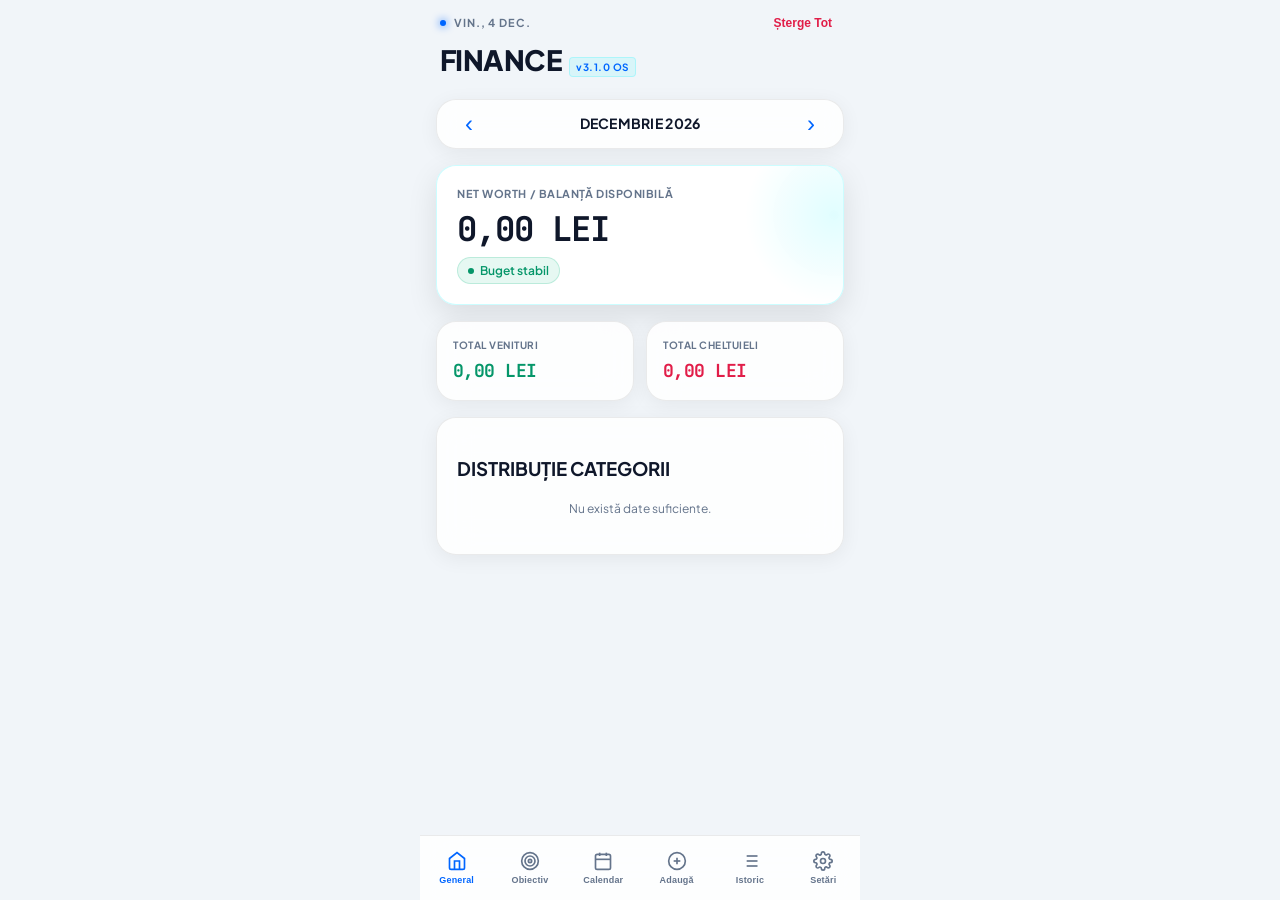
<file: index.html>
<!DOCTYPE html>
<html lang="ro" data-theme="dark">
<head>
  <meta charset="UTF-8">
  <meta name="viewport" content="width=device-width, initial-scale=1.0, maximum-scale=1.0, user-scalable=no, viewport-fit=cover">
  <title>Finance — Command Center</title>

  <!-- Denumire aplicație salvată pe ecranul iOS -->
  <meta name="apple-mobile-web-app-title" content="Finance">
  <meta name="apple-mobile-web-app-capable" content="yes">
  <meta name="apple-mobile-web-app-status-bar-style" content="black-translucent">

  <link rel="manifest" href="manifest.json">
  
  <!-- Iconițe iOS & Favicon -->
  <link rel="apple-touch-icon" href="icon.svg">
  <link rel="icon" type="image/svg+xml" href="icon.svg">
  
  <link rel="stylesheet" href="style.css">
</head>
<body>

  <!-- Modal Pop-Up Actualizare iOS -->
  <div id="update-modal" class="modal-overlay" style="display: none;">
    <div class="glass-modal-content">
      <div class="modal-header">
        <h3>System Update Ready</h3>
        <p>O nouă versiune a aplicației este gata de instalare.</p>
      </div>
      <div class="modal-actions">
        <button id="btn-update-app" class="btn-primary glow-effect">Actualizează Acum</button>
      </div>
    </div>
  </div>

  <div class="app-container">
    
    <!-- Header Futuristic Command Center -->
    <header class="ios-header">
      <div class="header-top">
        <div class="system-status">
          <span class="status-dot pulse"></span>
          <span class="date-badge" id="current-date">COMMAND CENTER</span>
        </div>
        <button class="btn-clear" id="btn-reset" title="Resetează Datele">Șterge Tot</button>
      </div>
      <h1 class="glitch-title">FINANCE <span class="version-tag">v3.1.0 OS</span></h1>
    </header>

    <!-- SECȚIUNEA 1: DASHBOARD / GENERAL -->
    <section id="sec-dashboard" class="tab-content active">
      
      <!-- Selector Lunar Futuristic -->
      <div class="ios-card month-selector-card depth-1">
        <div class="month-selector">
          <button type="button" class="month-nav-btn btn-prev-month-action" aria-label="Luna precedentă">&#x2039;</button>
          <span class="month-display current-month-display-text">--- ----</span>
          <button type="button" class="month-nav-btn btn-next-month-action" aria-label="Luna următoare">&#x203A;</button>
        </div>
      </div>

      <!-- HERO FINANCIAL CARD -->
      <div class="ios-card balance-card hero-card depth-2" id="balance-card">
        <div class="hero-card-bg"></div>
        <span class="card-subtitle">NET WORTH / BALANȚĂ DISPONIBILĂ</span>
        <div class="balance-value numeric-accent" id="balance">0,00 LEI</div>
        <div class="balance-status-badge" id="balance-status-container">
          <span class="status-indicator"></span>
          <span id="balance-status">Buget stabil</span>
        </div>
      </div>

      <div class="metrics-grid">
        <div class="ios-card metric-card depth-1">
          <span class="metric-label">TOTAL VENITURI</span>
          <div class="metric-value color-income numeric-accent" id="total-income">0,00 LEI</div>
        </div>
        <div class="ios-card metric-card depth-1">
          <span class="metric-label">TOTAL CHELTUIELI</span>
          <div class="metric-value color-expense numeric-accent" id="total-expenses">0,00 LEI</div>
        </div>
      </div>

      <div class="ios-card depth-1">
        <h3 class="card-title">DISTRIBUȚIE CATEGORII</h3>
        <div class="category-breakdown" id="category-breakdown">
          <p class="empty-text">Nu există date suficiente.</p>
        </div>
      </div>
    </section>

    <!-- SECȚIUNEA 2: OBIECTIV ECONOMISIRE -->
    <section id="sec-goals" class="tab-content">
      <div class="ios-card depth-2">
        <div class="card-header-flex">
          <h2 class="card-title">OBIECTIV STRATEGIC</h2>
          <button id="btn-edit-goal" class="btn-clear">Configurează</button>
        </div>
        
        <div id="goal-display">
          <div class="goal-info-header">
            <span id="goal-title-text" class="goal-title">Vacanță</span>
            <span id="goal-progress-text" class="goal-progress-num numeric-accent">0 / 0 LEI</span>
          </div>
          
          <div class="goal-progress-bar">
            <div id="goal-progress-fill" class="goal-progress-fill"></div>
          </div>

          <div class="form-item goal-actions-container">
            <label>MODIFICĂ ALOCAREA FONDULUI</label>
            <input type="number" id="goal-add-amount" class="input-futuristic" placeholder="Suma (ex: 100)">
            <div class="button-group">
              <button id="btn-add-to-goal" class="ios-btn-primary glow-effect">+ Depune</button>
              <button id="btn-sub-from-goal" class="ios-btn-secondary">- Scade</button>
            </div>
          </div>
        </div>

        <form id="goal-form" style="display: none;" class="futuristic-form">
          <div class="form-item">
            <label>TITLU OBIECTIV</label>
            <input type="text" id="goal-name-input" class="input-futuristic" placeholder="ex: Fond urgență, Laptop..." required>
          </div>
          <div class="form-item">
            <label>SUMĂ ȚINTĂ (LEI)</label>
            <input type="number" id="goal-target-input" class="input-futuristic" placeholder="ex: 3000" min="1" required>
          </div>
          <div class="button-group">
            <button type="submit" class="ios-btn-primary glow-effect">Salvează</button>
            <button type="button" id="btn-cancel-goal" class="picker-btn">Anulează</button>
          </div>
        </form>
      </div>
    </section>

    <!-- SECȚIUNEA 3: CALENDAR FINANCIAR -->
    <section id="sec-calendar" class="tab-content">
      <div class="ios-card month-selector-card depth-1">
        <div class="month-selector">
          <button type="button" class="month-nav-btn btn-prev-month-action" aria-label="Luna precedentă">&#x2039;</button>
          <span class="month-display current-month-display-text">--- ----</span>
          <button type="button" class="month-nav-btn btn-next-month-action" aria-label="Luna următoare">&#x203A;</button>
        </div>
      </div>

      <div class="metrics-grid">
        <div class="ios-card metric-card depth-1">
          <span class="metric-label">VENITURI LUNĂ</span>
          <div class="metric-value color-income numeric-accent" id="cal-month-income">0,00 LEI</div>
        </div>
        <div class="ios-card metric-card depth-1">
          <span class="metric-label">CHELTUIELI LUNĂ</span>
          <div class="metric-value color-expense numeric-accent" id="cal-month-expenses">0,00 LEI</div>
        </div>
      </div>

      <div class="ios-card calendar-card depth-2">
        <div class="calendar-weekdays">
          <div>L</div><div>M</div><div>M</div><div>J</div><div>V</div><div>S</div><div>D</div>
        </div>
        <div class="calendar-days-grid" id="calendar-days-grid"></div>
      </div>

      <div class="ios-card depth-2" id="day-details-card">
        <div class="card-header-flex">
          <h3 class="card-title" id="selected-day-title">DETALII ZI</h3>
          <button type="button" id="btn-add-tx-for-day" class="btn-clear text-accent">+ Adaugă Tranzacție</button>
        </div>
        
        <div class="day-summary-row" id="day-summary-row">
          <div class="day-summary-item">
            <span class="day-sum-label">VENITURI</span>
            <span class="day-sum-val color-income numeric-accent" id="day-total-income">+0,00 LEI</span>
          </div>
          <div class="day-summary-item">
            <span class="day-sum-label">CHELTUIELI</span>
            <span class="day-sum-val color-expense numeric-accent" id="day-total-expenses">-0,00 LEI</span>
          </div>
          <div class="day-summary-item">
            <span class="day-sum-label">SOLD ZI</span>
            <span class="day-sum-val numeric-accent" id="day-total-net">0,00 LEI</span>
          </div>
        </div>

        <ul class="ios-list" id="day-transactions-list"></ul>
      </div>
    </section>

    <!-- SECȚIUNEA 4: ADAUGĂ TRANZACȚIE -->
    <section id="sec-add" class="tab-content">
      <div class="ios-card depth-2">
        <h3 class="card-title">ÎNREGISTRARE TRANZACȚIE</h3>
        
        <div class="type-picker">
          <button type="button" class="picker-btn active" id="pick-expense">Cheltuială</button>
          <button type="button" class="picker-btn" id="pick-income">Venit</button>
        </div>

        <form id="transaction-form" class="futuristic-form">
          <input type="hidden" id="tx-type" value="expense">

          <div class="form-item">
            <label for="tx-description">DESCRIERE / MERCHANT</label>
            <input type="text" id="tx-description" class="input-futuristic" placeholder="ex: Cumpărături, Chirie, Salariu" required autocomplete="off">
          </div>

          <div class="form-row">
            <div class="form-item">
              <label for="tx-amount">SUMĂ (LEI)</label>
              <input type="number" id="tx-amount" class="input-futuristic" step="0.01" placeholder="0.00" required>
            </div>

            <div class="form-item">
              <label for="tx-category">CATEGORIE</label>
              <select id="tx-category" class="input-futuristic">
                <option value="Locuință & Utilități">Locuință & Utilități</option>
                <option value="Mâncare & Cumpărături">Mâncare & Cumpărături</option>
                <option value="Transport">Transport</option>
                <option value="Abonamente & Servicii">Abonamente & Servicii</option>
                <option value="Timp Liber & Ieșiri">Timp Liber & Ieșiri</option>
                <option value="Venituri & Salariu">Venituri & Salariu</option>
                <option value="Economii & Investiții">Economii & Investiții</option>
              </select>
            </div>
          </div>

          <div class="form-item">
            <label for="tx-date">DATA TRANZACȚIEI</label>
            <input type="date" id="tx-date" class="input-futuristic" required>
          </div>

          <button type="submit" class="ios-btn-primary glow-effect">Confirmă și Salvează</button>
        </form>
      </div>
    </section>

    <!-- SECȚIUNEA 5: ISTORIC -->
    <section id="sec-history" class="tab-content">
      <div class="ios-card depth-2">
        <div class="card-header-flex">
          <h3 class="card-title">ISTORIC TRANZACȚII</h3>
          <select id="filter-category" class="small-select input-futuristic">
            <option value="all">Toate Categoriile</option>
            <option value="Locuință & Utilități">Locuință & Utilități</option>
            <option value="Mâncare & Cumpărături">Mâncare & Cumpărături</option>
            <option value="Transport">Transport</option>
            <option value="Abonamente & Servicii">Abonamente & Servicii</option>
            <option value="Timp Liber & Ieșiri">Timp Liber & Ieșiri</option>
            <option value="Venituri & Salariu">Venituri & Salariu</option>
            <option value="Economii & Investiții">Economii & Investiții</option>
          </select>
        </div>
        <ul class="ios-list" id="transaction-list"></ul>
      </div>
    </section>

    <!-- SECȚIUNEA 6: SETĂRI -->
    <section id="sec-settings" class="tab-content">
      <div class="ios-card depth-2">
        <h3 class="card-title">ASPECT VIZUAL & SYSTEM</h3>
        <div class="form-item">
          <label>TEMA INTERFEȚEI</label>
          <div class="theme-picker">
            <button type="button" class="theme-btn" data-theme-val="light">Light</button>
            <button type="button" class="theme-btn" data-theme-val="dark">Dark</button>
            <button type="button" class="theme-btn" data-theme-val="auto">Auto</button>
          </div>
        </div>
      </div>
    </section>

  </div>

  <!-- Floating Glass Bottom Navigation -->
  <nav class="ios-bottom-nav">
    <button class="nav-btn active" data-target="sec-dashboard">
      <svg width="20" height="20" viewBox="0 0 24 24" fill="none" stroke="currentColor" stroke-width="2"><path d="M3 9l9-7 9 7v11a2 2 0 0 1-2 2H5a2 2 0 0 1-2-2z"></path><polyline points="9 22 9 12 15 12 15 22"></polyline></svg>
      <span>General</span>
    </button>
    <button class="nav-btn" data-target="sec-goals">
      <svg width="20" height="20" viewBox="0 0 24 24" fill="none" stroke="currentColor" stroke-width="2"><circle cx="12" cy="12" r="10"></circle><circle cx="12" cy="12" r="6"></circle><circle cx="12" cy="12" r="2"></circle></svg>
      <span>Obiectiv</span>
    </button>
    <button class="nav-btn" data-target="sec-calendar">
      <svg width="20" height="20" viewBox="0 0 24 24" fill="none" stroke="currentColor" stroke-width="2"><rect x="3" y="4" width="18" height="18" rx="2" ry="2"></rect><line x1="16" y1="2" x2="16" y2="6"></line><line x1="8" y1="2" x2="8" y2="6"></line><line x1="3" y1="10" x2="21" y2="10"></line></svg>
      <span>Calendar</span>
    </button>
    <button class="nav-btn" data-target="sec-add">
      <svg width="20" height="20" viewBox="0 0 24 24" fill="none" stroke="currentColor" stroke-width="2"><circle cx="12" cy="12" r="10"></circle><line x1="12" y1="8" x2="12" y2="16"></line><line x1="8" y1="12" x2="16" y2="12"></line></svg>
      <span>Adaugă</span>
    </button>
    <button class="nav-btn" data-target="sec-history">
      <svg width="20" height="20" viewBox="0 0 24 24" fill="none" stroke="currentColor" stroke-width="2"><line x1="8" y1="6" x2="21" y2="6"></line><line x1="8" y1="12" x2="21" y2="12"></line><line x1="8" y1="18" x2="21" y2="18"></line><line x1="3" y1="6" x2="3.01" y2="6"></line><line x1="3" y1="12" x2="3.01" y2="12"></line><line x1="3" y1="18" x2="3.01" y2="18"></line></svg>
      <span>Istoric</span>
    </button>
    <button class="nav-btn" data-target="sec-settings">
      <svg width="20" height="20" viewBox="0 0 24 24" fill="none" stroke="currentColor" stroke-width="2"><circle cx="12" cy="12" r="3"></circle><path d="M19.4 15a1.65 1.65 0 0 0 .33 1.82l.06.06a2 2 0 0 1 0 2.83 2 2 0 0 1-2.83 0l-.06-.06a1.65 1.65 0 0 0-1.82-.33 1.65 1.65 0 0 0-1 1.51V21a2 2 0 0 1-2 2 2 2 0 0 1-2-2v-.09A1.65 1.65 0 0 0 9 19.4a1.65 1.65 0 0 0-1.82.33l-.06.06a2 2 0 0 1-2.83 0 2 2 0 0 1 0-2.83l.06-.06a1.65 1.65 0 0 0 .33-1.82 1.65 1.65 0 0 0-1.51-1H3a2 2 0 0 1-2-2 2 2 0 0 1 2-2h.09A1.65 1.65 0 0 0 4.6 9a1.65 1.65 0 0 0-.33-1.82l-.06-.06a2 2 0 0 1 0-2.83 2 2 0 0 1 2.83 0l.06.06a1.65 1.65 0 0 0 1.82.33H9a1.65 1.65 0 0 0 1-1.51V3a2 2 0 0 1 2-2 2 2 0 0 1 2 2v.09a1.65 1.65 0 0 0 1 1.51 1.65 1.65 0 0 0 1.82-.33l.06-.06a2 2 0 0 1 2.83 0 2 2 0 0 1 0 2.83l-.06.06a1.65 1.65 0 0 0-.33 1.82V9a1.65 1.65 0 0 0 1.51 1H21a2 2 0 0 1 2 2 2 2 0 0 1-2 2h-.09a1.65 1.65 0 0 0-1.51 1z"></path></svg>
      <span>Setări</span>
    </button>
  </nav>

  <script src="app.js"></script>
</body>
</html>
</file>
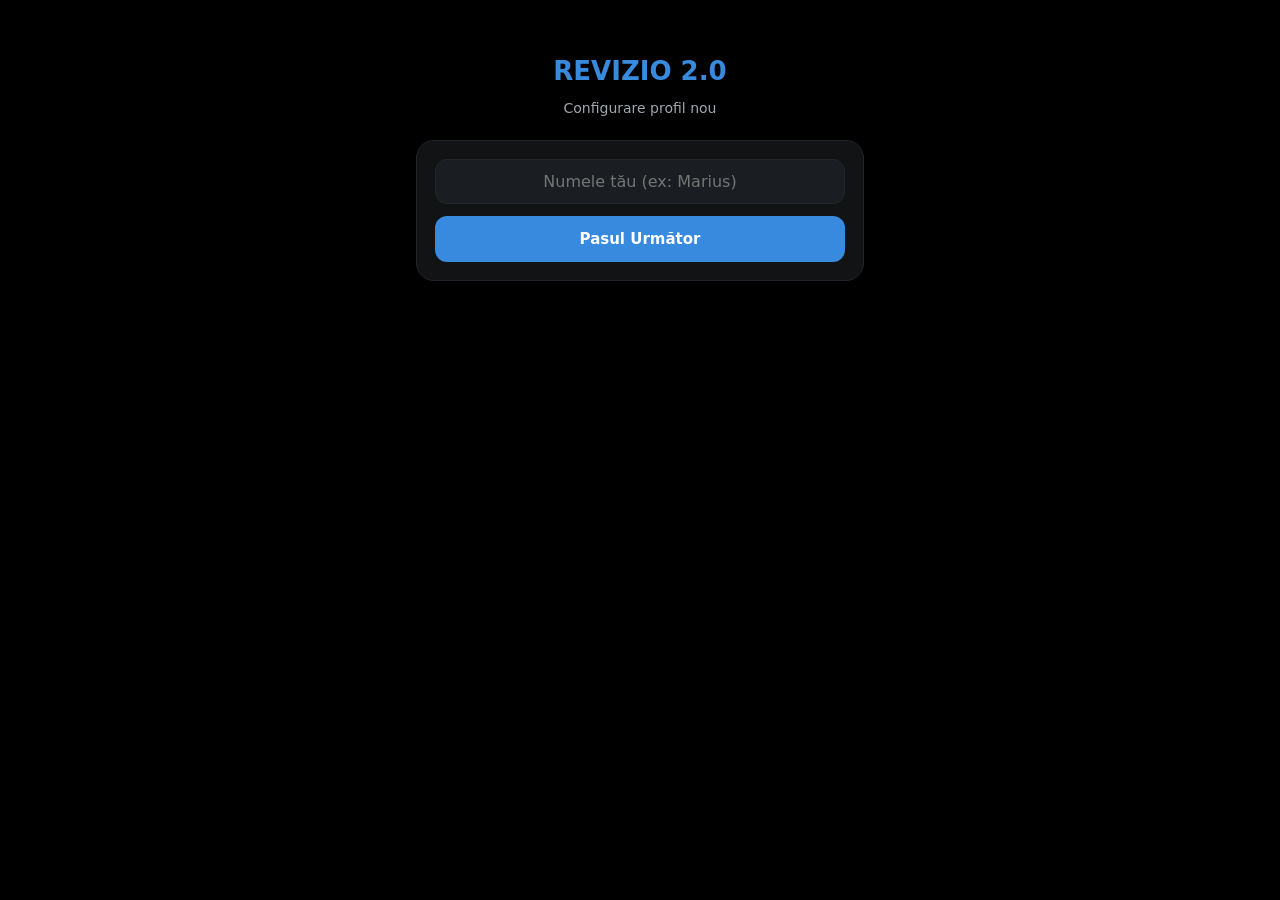
<file: Index.html>
<!DOCTYPE html>
<html lang="ro">
<head>
<meta charset="UTF-8">
<meta name="viewport" content="width=device-width, initial-scale=1.0, maximum-scale=1.0, user-scalable=no">
<title>Revizio 2.0</title>
<meta name="apple-mobile-web-app-capable" content="yes">
<meta name="apple-mobile-web-app-status-bar-style" content="black-translucent">
<meta name="apple-mobile-web-app-title" content="Revizio">
<style>
  :root {
    --accent: #378add;
    --accent-light: #122238;
    --ink: #f0f2f5;
    --ink-soft: #a0a6b0;
    --ink-faint: #6c727e;
    --bg: #000000;
    --surface: #111315;
    --border: #22252a;
    --good: #24a17f;
    --good-bg: #0b211a;
    --warn: #dd902d;
    --warn-bg: #24190b;
    --danger: #e55353;
    --shadow: 0 4px 12px rgba(0,0,0,0.5);
  }

  * { box-sizing: border-box; -webkit-tap-highlight-color: transparent; }
  html, body {
    margin: 0; padding: 0;
    background: var(--bg);
    font-family: -apple-system, BlinkMacSystemFont, "SF Pro Display", "SF Pro Text", system-ui, sans-serif;
    color: var(--ink);
    -webkit-font-smoothing: antialiased;
  }

  #root { min-height: 100vh; padding: 16px 16px 60px; max-width: 480px; margin: 0 auto; }
  button, input, select { font-family: inherit; outline: none; }
  
  .card { background: var(--surface); border-radius: 18px; padding: 18px; border: 1px solid var(--border); margin-bottom: 14px; box-shadow: var(--shadow); }
  
  .btn-grid { display: grid; grid-template-columns: repeat(3, 1fr); gap: 10px; margin-bottom: 12px; }
  .btn-rate {
    background: var(--surface); color: var(--ink); border: 1px solid var(--border);
    border-radius: 16px; padding: 16px 8px; display: flex; flex-direction: column; align-items: center; gap: 4px;
    box-shadow: var(--shadow); transition: transform 0.1s ease; cursor: pointer;
  }
  .btn-rate:active { transform: scale(0.93); }
  .btn-rate.just-added { background: var(--accent); color: #fff; border-color: var(--accent); }
  .btn-rate:disabled { opacity: 0.3; cursor: not-allowed; transform: none !important; }
  
  .progress-bg { height: 10px; background: #1a1d21; border-radius: 6px; overflow: hidden; }
  .progress-bar { height: 100%; border-radius: 6px; transition: width 0.4s ease; }
  
  .btn-main { background: var(--accent); color: #fff; border: none; border-radius: 12px; padding: 14px; font-size: 15px; font-weight: 700; width: 100%; cursor: pointer; }
  .btn-good { background: var(--good); color: #fff; border: none; border-radius: 14px; padding: 16px; font-size: 16px; font-weight: 700; width: 100%; cursor: pointer; }
  .btn-danger { background: var(--danger); color: #fff; border: none; border-radius: 12px; padding: 10px; font-size: 13px; font-weight: 600; width: 100%; cursor: pointer; }
  
  .input-field { background: #1a1d21; border: 1px solid var(--border); border-radius: 12px; padding: 12px; color: #fff; font-size: 16px; width: 100%; margin-bottom: 12px; text-align: center; }
  
  .pin-dots { display: flex; justify-content: center; gap: 12px; margin: 20px 0; }
  .pin-dot { width: 14px; height: 14px; border-radius: 50%; border: 2px solid var(--border); background: transparent; }
  .pin-dot.active { background: var(--accent); border-color: var(--accent); }

  .keypad { display: grid; grid-template-columns: repeat(3, 1fr); gap: 12px; max-width: 280px; margin: 0 auto; }
  .keypad-btn { background: var(--surface); border: 1px solid var(--border); border-radius: 50%; width: 64px; height: 64px; font-size: 22px; font-weight: 700; color: #fff; margin: 0 auto; display: flex; align-items: center; justify-content: center; cursor: pointer; }
  .keypad-btn:active { background: var(--border); }
</style>
</head>
<body>
<div id="root"></div>

<script>
const VAT_RATE = 0.21;
const GROSS_RATES = [190, 290, 310];
const RATES = GROSS_RATES.map(r => Math.round((r / (1 + VAT_RATE)) * 100) / 100);
const DAILY_TARGET = 1500;
const BONUS_RATE = 0.31;
const DB_KEY = 'revizio_v2_db';

let db = loadDB();
let activeUser = null;
let pinInput = "";
let isCreatingProfile = false;
let setupStep = 1;
let tempName = "";
let justAddedRate = null;

function loadDB() {
  try {
    const raw = localStorage.getItem(DB_KEY);
    if (raw) return JSON.parse(raw);
  } catch (e) {}
  return { users: {} };
}

function saveDB() {
  try { localStorage.setItem(DB_KEY, JSON.stringify(db)); } catch (e) {}
}

function triggerHaptic() {
  if (navigator.vibrate) navigator.vibrate(20);
}

function todayKey(d = new Date()) { return d.toISOString().slice(0, 10); }
function monthKey(d = new Date()) { return d.toISOString().slice(0, 7); }

function fmtRON(n) {
  return new Intl.NumberFormat('ro-RO', { minimumFractionDigits: 2, maximumFractionDigits: 2 }).format(n) + ' lei';
}

function grossOf(netRate) {
  const idx = RATES.indexOf(netRate);
  return idx > -1 ? GROSS_RATES[idx] : Math.round(netRate * (1 + VAT_RATE));
}

// --- LOGICĂ PIN & AUTENTIFICARE ---

function handleKeypress(num) {
  triggerHaptic();
  if (pinInput.length < 4) {
    pinInput += num;
    render();
    if (pinInput.length === 4) {
      setTimeout(processPin, 150);
    }
  }
}

function clearPin() {
  triggerHaptic();
  pinInput = "";
  render();
}

function processPin() {
  if (isCreatingProfile && setupStep === 2) {
    db.users[tempName] = {
      pin: pinInput,
      days: {},
      shifts: {}
    };
    saveDB();
    activeUser = tempName;
    isCreatingProfile = false;
    setupStep = 1;
    tempName = "";
    pinInput = "";
    render();
  } else {
    const matchedUser = Object.keys(db.users).find(u => db.users[u].pin === pinInput);
    if (matchedUser) {
      activeUser = matchedUser;
      pinInput = "";
      render();
    } else {
      alert("PIN incorect!");
      pinInput = "";
      render();
    }
  }
}

function logout() {
  triggerHaptic();
  activeUser = null;
  pinInput = "";
  isCreatingProfile = false;
  render();
}

function startNewProfileFlow() {
  const name = prompt("Numele noului operator:");
  if (name && name.trim() !== "") {
    tempName = name.trim();
    isCreatingProfile = true;
    setupStep = 2;
    pinInput = "";
    render();
  }
}

// --- LOGICĂ TURA DE LUCRU ---

function startShift() {
  triggerHaptic();
  const uData = db.users[activeUser];
  if (!uData.shifts) uData.shifts = {};
  const tKey = todayKey();
  
  uData.shifts[tKey] = {
    start: new Date().toLocaleTimeString('ro-RO', { hour: '2-digit', minute: '2-digit' }),
    end: null,
    active: true
  };
  saveDB();
  render();
}

function stopShift() {
  if (confirm("Ești sigur că vrei să închei tura de astăzi?")) {
    triggerHaptic();
    const uData = db.users[activeUser];
    const tKey = todayKey();
    if (uData.shifts && uData.shifts[tKey]) {
      uData.shifts[tKey].end = new Date().toLocaleTimeString('ro-RO', { hour: '2-digit', minute: '2-digit' });
      uData.shifts[tKey].active = false;
      saveDB();
      render();
    }
  }
}

// --- LOGICĂ TEREN ---

function addEntry(rate) {
  triggerHaptic();
  const uData = db.users[activeUser];
  const tKey = todayKey();
  if (!uData.days[tKey]) uData.days[tKey] = [];
  
  uData.days[tKey].push(rate);
  saveDB();

  justAddedRate = rate;
  render();
  setTimeout(() => { justAddedRate = null; render(); }, 300);
}

function undoLastEntry() {
  triggerHaptic();
  const uData = db.users[activeUser];
  const tKey = todayKey();
  if (uData.days[tKey] && uData.days[tKey].length > 0) {
    uData.days[tKey].pop();
    saveDB();
    render();
  }
}

function exportCSV() {
  const uData = db.users[activeUser];
  let csv = 'Data,Start Tura,Stop Tura,Tarif Brut (RON),Tarif Net (RON)\n';
  Object.keys(uData.days).sort().forEach(date => {
    const shift = (uData.shifts && uData.shifts[date]) ? uData.shifts[date] : { start: '-', end: '-' };
    uData.days[date].forEach(r => {
      csv += `"${date}","${shift.start || '-'}","${shift.end || '-'} font",${grossOf(r)},${r}\n`;
    });
  });
  
  const blob = new Blob([csv], { type: 'text/csv;charset=utf-8;' });
  const url = URL.createObjectURL(blob);
  const a = document.createElement('a');
  a.href = url;
  a.download = `Revizio_${activeUser}_${monthKey()}.csv`;
  a.click();
}

// --- RENDER ---

function renderKeypad() {
  return `
    <div class="pin-dots">
      ${[0,1,2,3].map(i => `<div class="pin-dot ${i < pinInput.length ? 'active' : ''}"></div>`).join('')}
    </div>
    <div class="keypad">
      ${[1,2,3,4,5,6,7,8,9].map(n => `<button class="keypad-btn" onclick="handleKeypress('${n}')">${n}</button>`).join('')}
      <button class="keypad-btn" style="font-size:12px; color:var(--danger)" onclick="clearPin()">C</button>
      <button class="keypad-btn" onclick="handleKeypress('0')">0</button>
      <button class="keypad-btn" style="font-size:14px; opacity:0" disabled></button>
    </div>
  `;
}

function render() {
  const root = document.getElementById('root');
  const userCount = Object.keys(db.users).length;

  if (userCount === 0 && !activeUser && !isCreatingProfile) {
    isCreatingProfile = true;
    setupStep = 1;
  }

  if (isCreatingProfile && setupStep === 1) {
    root.innerHTML = `
      <div style="padding-top: 40px; text-align: center;">
        <div style="font-size: 26px; font-weight: 800; color: var(--accent); margin-bottom: 8px;">REVIZIO 2.0</div>
        <p style="color: var(--ink-soft); font-size: 14px; margin-bottom: 24px;">Configurare profil nou</p>
        <div class="card">
          <input type="text" id="nameInput" class="input-field" placeholder="Numele tău (ex: Marius)" />
          <button class="btn-main" onclick="
            const val = document.getElementById('nameInput').value.trim();
            if(val) { tempName = val; setupStep = 2; render(); }
            else { alert('Introdu un nume valid'); }
          ">Pasul Următor</button>
        </div>
      </div>
    `;
    return;
  }

  if (isCreatingProfile && setupStep === 2) {
    root.innerHTML = `
      <div style="padding-top: 40px; text-align: center;">
        <div style="font-size: 20px; font-weight: 700; margin-bottom: 4px;">Setează un PIN (4 cifre)</div>
        <p style="color: var(--ink-soft); font-size: 13px;">Profil: <b>${tempName}</b></p>
        ${renderKeypad()}
      </div>
    `;
    return;
  }

  if (!activeUser) {
    root.innerHTML = `
      <div style="padding-top: 40px; text-align: center;">
        <div style="font-size: 26px; font-weight: 800; color: var(--accent); margin-bottom: 6px;">REVIZIO</div>
        <p style="color: var(--ink-soft); font-size: 13px; margin-bottom: 20px;">Introdu PIN-ul de acces</p>
        
        ${renderKeypad()}

        <div style="margin-top: 30px;">
          <button onclick="startNewProfileFlow()" style="background:none; border:none; color:var(--accent); font-size:13px; font-weight:600; cursor:pointer;">
            + Adaugă alt profil
          </button>
        </div>
      </div>
    `;
    return;
  }

  // --- ECRAN PRINCIPAL ---
  const uData = db.users[activeUser];
  const tKey = todayKey();
  const mKey = monthKey();

  if (!uData.shifts) uData.shifts = {};
  const currentShift = uData.shifts[tKey] || { active: false, start: null, end: null };

  const todayEntries = uData.days[tKey] || [];
  const todaySum = todayEntries.reduce((a, b) => a + b, 0);
  const todayProgress = Math.min(100, (todaySum / DAILY_TARGET) * 100);
  const todayOverage = Math.max(0, todaySum - DAILY_TARGET);
  const todayBonus = todayOverage * BONUS_RATE;

  let monthSum = 0;
  let monthCount = 0;
  Object.keys(uData.days).filter(k => k.startsWith(mKey)).forEach(k => {
    (uData.days[k] || []).forEach(r => {
      monthSum += r;
      monthCount++;
    });
  });

  root.innerHTML = `
    <!-- Top Bar -->
    <div style="display: flex; justify-content: space-between; align-items: center; margin-bottom: 16px;">
      <div>
        <div style="font-size: 20px; font-weight: 800; color: var(--accent);">REVIZIO</div>
        <div style="font-size: 12px; color: var(--ink-soft);">Operator: <b>${activeUser}</b></div>
      </div>
      <button onclick="logout()" style="background: var(--surface); border: 1px solid var(--border); color: var(--warn); border-radius: 10px; padding: 6px 10px; font-size: 11px; font-weight: 600; cursor:pointer;">
        Ieșire (Lock)
      </button>
    </div>

    <!-- CONTROL TURĂ (START / STOP) -->
    <div class="card" style="text-align: center;">
      ${!currentShift.start && !currentShift.active ? `
        <div style="font-size: 13px; color: var(--ink-soft); margin-bottom: 12px;">Tura ta nu a început încă pentru astăzi.</div>
        <button class="btn-good" onclick="startShift()">▶️ ÎNCEPE TURA</button>
      ` : currentShift.active ? `
        <div style="display: flex; justify-content: space-between; align-items: center; margin-bottom: 10px;">
          <span style="font-size: 12px; color: var(--good); font-weight: 700;">● TURĂ ACTIVĂ</span>
          <span style="font-size: 12px; color: var(--ink-soft);">Start la ora: <b>${currentShift.start}</b></span>
        </div>
        <button class="btn-danger" onclick="stopShift()">⏹️ ÎNCHEIE TURA DE AZI</button>
      ` : `
        <div style="font-size: 13px; color: var(--warn); font-weight: 600;">TURĂ ÎNCHEIATĂ PE AZI (${currentShift.start} - ${currentShift.end})</div>
        <div style="font-size: 11px; color: var(--ink-faint); margin-top: 4px;">Tura se va reseta automat mâine dimineață.</div>
      `}
    </div>

    <!-- Card Astăzi -->
    <div class="card">
      <div style="display: flex; justify-content: space-between; align-items: baseline; margin-bottom: 8px;">
        <span style="font-size: 11px; font-weight: 700; color: var(--ink-soft); text-transform: uppercase;">Astăzi</span>
        <span style="font-size: 11px; color: var(--ink-faint);">țintă ${fmtRON(DAILY_TARGET)}</span>
      </div>
      <div style="display: flex; align-items: baseline; gap: 8px; margin-bottom: 10px;">
        <span style="font-size: 32px; font-weight: 800;">${fmtRON(todaySum).replace(' lei','')}</span>
        <span style="font-size: 14px; color: var(--ink-faint);">lei net</span>
      </div>
      <div class="progress-bg" style="margin-bottom: 10px;">
        <div class="progress-bar" style="width: ${todayProgress}%; background: ${todayProgress >= 100 ? 'var(--good)' : 'var(--accent)'};"></div>
      </div>
      ${todayOverage > 0 ? `
        <div style="display: flex; justify-content: space-between; align-items: center; background: var(--good-bg); border-radius: 10px; padding: 8px 12px;">
          <span style="font-size: 12px; color: var(--good); font-weight: 600;">Bonus azi (+31%)</span>
          <span style="font-size: 14px; font-weight: 700; color: var(--good);">+${fmtRON(todayBonus)}</span>
        </div>
      ` : `
        <div style="font-size: 12px; color: var(--ink-soft);">Rămas de realizat: <b>${fmtRON(Math.max(0, DAILY_TARGET - todaySum))}</b></div>
      `}
    </div>

    <!-- 1-TAP RATE BUTTONS -->
    <div class="btn-grid">
      ${RATES.map((rate, i) => `
        <button onclick="addEntry(${rate})" ${!currentShift.active ? 'disabled' : ''} class="btn-rate ${justAddedRate === rate ? 'just-added' : ''}">
          <span style="font-size: 22px; font-weight: 800;">${GROSS_RATES[i]}</span>
          <span style="font-size: 10px; opacity: 0.7;">lei cu TVA</span>
          <span style="font-size: 10px; color: var(--accent); margin-top: 2px;">${rate.toFixed(1)} net</span>
        </button>
      `).join('')}
    </div>

    ${todayEntries.length > 0 && currentShift.active ? `
      <button onclick="undoLastEntry()" style="width: 100%; font-size: 12px; font-weight: 600; color: var(--warn); background: var(--warn-bg); border: none; border-radius: 12px; padding: 10px; margin-bottom: 14px; cursor:pointer;">
        Anulează ultima adăugare (${grossOf(todayEntries[todayEntries.length - 1])} lei)
      </button>
    ` : ''}

    <!-- Card Lună -->
    <div class="card">
      <div style="font-size: 11px; font-weight: 700; color: var(--ink-soft); text-transform: uppercase; margin-bottom: 8px;">Luna Curentă (${mKey})</div>
      <div style="display: flex; justify-content: space-between; align-items: baseline; margin-bottom: 6px;">
        <span style="font-size: 22px; font-weight: 800; color: var(--good);">${fmtRON(monthSum)}</span>
        <span style="font-size: 12px; color: var(--ink-faint);">${monthCount} verificări</span>
      </div>
    </div>

    <button onclick="exportCSV()" style="width: 100%; background: var(--surface); border: 1px solid var(--border); color: var(--ink); border-radius: 12px; padding: 12px; font-size: 12px; font-weight: 600; cursor:pointer;">
      📥 Export Excel / CSV
    </button>
  `;
}

render();
</script>
</body>
</html>
</file>
<file: style.css>
@import url('https://fonts.googleapis.com/css2?family=JetBrains+Mono:wght@500;700&family=Plus+Jakarta+Sans:wght@400;500;600;700;800&display=swap');

/* ==================================================
   DESIGN TOKENS V2 & GLOBAL MOTION SYSTEM
   ================================================== */
:root {
  /* Depth & Surface Levels - Dark Space Base */
  --surface-0: #06080d;
  --surface-1: rgba(18, 24, 38, 0.75);
  --surface-2: rgba(30, 41, 59, 0.65);
  --surface-3: rgba(45, 60, 80, 0.85);
  
  --glass-border: rgba(255, 255, 255, 0.08);
  --glass-border-active: rgba(0, 242, 254, 0.3);
  --nav-bg: rgba(10, 14, 23, 0.82);

  /* Luminous Color Accents */
  --color-cyan-glow: #00f2fe;
  --color-blue-accent: #38ef7d;
  --color-emerald: #10b981;
  --color-rose: #f43f5e;
  
  --text-main: #f8fafc;
  --text-muted: #94a3b8;
  --text-dim: #64748b;

  /* Hierarchy & Radius Tokens */
  --radius-card: 20px;
  --radius-btn: 12px;
  --radius-input: 12px;
  
  /* Depth Shadows */
  --shadow-level-1: 0 8px 32px 0 rgba(0, 0, 0, 0.37);
  --shadow-level-2: 0 12px 40px 0 rgba(0, 0, 0, 0.5);
  --glow-cyan: 0 0 20px rgba(0, 242, 254, 0.25);

  /* Motion Tokens */
  --motion-fast: 150ms;
  --motion-normal: 280ms;
  --motion-slow: 400ms;
  --ease-emphasized: cubic-bezier(0.16, 1, 0.3, 1);
}

html[data-theme="light"] {
  --surface-0: #f1f5f9;
  --surface-1: rgba(255, 255, 255, 0.85);
  --surface-2: rgba(255, 255, 255, 0.95);
  --surface-3: #ffffff;
  
  --glass-border: rgba(0, 0, 0, 0.08);
  --glass-border-active: rgba(0, 122, 255, 0.4);
  --nav-bg: rgba(255, 255, 255, 0.85);

  --color-cyan-glow: #0066ff;
  --color-emerald: #059669;
  --color-rose: #e11d48;
  
  --text-main: #0f172a;
  --text-muted: #64748b;
  --text-dim: #94a3b8;

  --shadow-level-1: 0 4px 20px rgba(0, 0, 0, 0.06);
  --shadow-level-2: 0 10px 30px rgba(0, 0, 0, 0.1);
  --glow-cyan: 0 0 15px rgba(0, 102, 255, 0.2);
}

*, *::before, *::after {
  box-sizing: border-box;
  -webkit-tap-highlight-color: transparent;
}

body {
  font-family: 'Plus Jakarta Sans', -apple-system, BlinkMacSystemFont, sans-serif;
  background-color: var(--surface-0);
  color: var(--text-main);
  margin: 0;
  padding: 0;
  line-height: 1.4;
  -webkit-font-smoothing: antialiased;
  user-select: none;
  overflow-x: hidden;
  transition: background-color var(--motion-normal) ease, color var(--motion-normal) ease;
}

.numeric-accent {
  font-family: 'JetBrains Mono', monospace;
  letter-spacing: -0.03em;
}

.app-container {
  max-width: 440px;
  margin: 0 auto;
  padding: calc(12px + env(safe-area-inset-top)) 16px calc(90px + env(safe-area-inset-bottom)) 16px;
}

/* ==================================================
   HEADER & COMMAND CENTER
   ================================================== */
.ios-header {
  margin-bottom: 20px;
  padding: 0 4px;
}

.header-top {
  display: flex;
  justify-content: space-between;
  align-items: center;
  margin-bottom: 6px;
}

.system-status {
  display: flex;
  align-items: center;
  gap: 8px;
}

.status-dot {
  width: 6px;
  height: 6px;
  border-radius: 50%;
  background-color: var(--color-cyan-glow);
}

.status-dot.pulse {
  box-shadow: 0 0 8px var(--color-cyan-glow);
  animation: pulseGlow 2s infinite alternate ease-in-out;
}

@keyframes pulseGlow {
  0% { opacity: 0.4; transform: scale(0.9); }
  100% { opacity: 1; transform: scale(1.2); }
}

.date-badge {
  font-size: 11px;
  font-weight: 700;
  color: var(--text-muted);
  letter-spacing: 0.08em;
}

.btn-clear {
  background: none;
  border: none;
  color: var(--color-rose);
  font-size: 12px;
  font-weight: 600;
  cursor: pointer;
  padding: 4px 8px;
  border-radius: 6px;
  transition: background-color var(--motion-fast) ease;
}

.btn-clear:active {
  background: rgba(244, 63, 94, 0.15);
}

.ios-header h1 {
  font-size: 28px;
  font-weight: 800;
  letter-spacing: -0.02em;
  margin: 0;
  display: flex;
  align-items: baseline;
  gap: 8px;
}

.version-tag {
  font-size: 10px;
  color: var(--color-cyan-glow);
  font-weight: 700;
  letter-spacing: 0.05em;
  padding: 2px 6px;
  border-radius: 4px;
  background: rgba(0, 242, 254, 0.1);
  border: 1px solid rgba(0, 242, 254, 0.2);
}

/* ==================================================
   DEPTH CARDS & GLASSMORPHISM
   ================================================== */
.ios-card {
  background: var(--surface-1);
  backdrop-filter: blur(16px);
  -webkit-backdrop-filter: blur(16px);
  border-radius: var(--radius-card);
  padding: 20px;
  margin-bottom: 16px;
  border: 1px solid var(--glass-border);
  box-shadow: var(--shadow-level-1);
  transition: transform var(--motion-fast) var(--ease-emphasized), border-color var(--motion-normal) ease;
}

.ios-card.depth-2 {
  background: var(--surface-2);
  box-shadow: var(--shadow-level-2);
}

.ios-card:active {
  transform: scale(0.995);
}

/* Hero Financial Card */
.hero-card {
  position: relative;
  overflow: hidden;
  border: 1px solid rgba(0, 242, 254, 0.2);
  background: linear-gradient(135deg, rgba(18, 24, 38, 0.9) 0%, rgba(30, 41, 59, 0.7) 100%);
}

.hero-card-bg {
  position: absolute;
  top: -30%;
  right: -20%;
  width: 180px;
  height: 180px;
  background: radial-gradient(circle, rgba(0, 242, 254, 0.12) 0%, rgba(0,0,0,0) 70%);
  pointer-events: none;
}

.card-subtitle {
  font-size: 11px;
  font-weight: 700;
  color: var(--text-muted);
  letter-spacing: 0.05em;
  display: block;
  margin-bottom: 8px;
}

.balance-value {
  font-size: 34px;
  font-weight: 700;
  line-height: 1.1;
  color: var(--text-main);
  margin-bottom: 10px;
}

.balance-status-badge {
  display: inline-flex;
  align-items: center;
  gap: 6px;
  font-size: 12px;
  font-weight: 600;
  color: var(--color-emerald);
  padding: 4px 10px;
  border-radius: 20px;
  background: rgba(16, 185, 129, 0.1);
  border: 1px solid rgba(16, 185, 129, 0.2);
}

.balance-card.negative .balance-status-badge {
  color: var(--color-rose);
  background: rgba(244, 63, 94, 0.1);
  border-color: rgba(244, 63, 94, 0.2);
}

.status-indicator {
  width: 6px;
  height: 6px;
  border-radius: 50%;
  background-color: currentColor;
}

/* Selector Lunar */
.month-selector-card {
  padding: 10px 16px;
}

.month-selector {
  display: flex;
  justify-content: space-between;
  align-items: center;
}

.month-display {
  font-size: 14px;
  font-weight: 700;
  letter-spacing: 0.02em;
}

.month-nav-btn {
  background: none;
  border: none;
  color: var(--color-cyan-glow);
  font-size: 24px;
  cursor: pointer;
  padding: 0 12px;
  transition: transform var(--motion-fast) ease, opacity var(--motion-fast) ease;
}

.month-nav-btn:active {
  transform: scale(0.85);
  opacity: 0.6;
}

/* Metrics Grid */
.metrics-grid {
  display: grid;
  grid-template-columns: 1fr 1fr;
  gap: 12px;
}

.metric-card {
  padding: 16px;
}

.metric-label {
  font-size: 10px;
  font-weight: 700;
  color: var(--text-muted);
  letter-spacing: 0.05em;
  display: block;
  margin-bottom: 6px;
}

.metric-value {
  font-size: 18px;
  font-weight: 700;
}

.color-income { color: var(--color-emerald); }
.color-expense { color: var(--color-rose); }

/* ==================================================
   CALENDAR FINANCIAR
   ================================================== */
.calendar-card {
  padding: 14px 12px;
}

.calendar-weekdays {
  display: grid;
  grid-template-columns: repeat(7, 1fr);
  text-align: center;
  font-size: 11px;
  font-weight: 700;
  color: var(--text-muted);
  margin-bottom: 10px;
}

.calendar-days-grid {
  display: grid;
  grid-template-columns: repeat(7, 1fr);
  gap: 6px 2px;
}

.cal-day-cell {
  aspect-ratio: 1 / 1;
  display: flex;
  flex-direction: column;
  align-items: center;
  justify-content: center;
  border-radius: 12px;
  cursor: pointer;
  position: relative;
  border: 1px solid transparent;
  background: transparent;
  color: var(--text-main);
  font-size: 13px;
  font-weight: 600;
  outline: none;
  transition: all var(--motion-fast) ease;
}

.cal-day-cell.other-month {
  color: var(--text-dim);
  opacity: 0.3;
}

.cal-day-cell.today {
  color: var(--color-cyan-glow);
  border-color: rgba(0, 242, 254, 0.3);
  background: rgba(0, 242, 254, 0.05);
}

.cal-day-cell.selected {
  background: var(--color-cyan-glow) !important;
  color: #000000 !important;
  font-weight: 800;
  box-shadow: var(--glow-cyan);
}

.cal-dots-container {
  display: flex;
  gap: 3px;
  position: absolute;
  bottom: 4px;
}

.cal-dot {
  width: 4px;
  height: 4px;
  border-radius: 50%;
}

.cal-dot.income { background-color: var(--color-emerald); }
.cal-dot.expense { background-color: var(--color-rose); }
.cal-day-cell.selected .cal-dot { background-color: #000000 !important; }

.day-summary-row {
  display: flex;
  justify-content: space-around;
  background: var(--surface-1);
  padding: 12px;
  border-radius: 12px;
  margin-bottom: 12px;
  border: 1px solid var(--glass-border);
}

.day-summary-item {
  display: flex;
  flex-direction: column;
  align-items: center;
}

.day-sum-label {
  font-size: 10px;
  color: var(--text-muted);
  font-weight: 700;
}

.day-sum-val {
  font-size: 13px;
  font-weight: 700;
  margin-top: 2px;
}

/* ==================================================
   FORMULARE & INPUT-URI FUTURISTICE
   ================================================== */
.type-picker, .theme-picker {
  display: grid;
  grid-template-columns: 1fr 1fr;
  background: var(--surface-1);
  padding: 4px;
  border-radius: 14px;
  margin-bottom: 20px;
  border: 1px solid var(--glass-border);
}

.theme-picker {
  grid-template-columns: 1fr 1fr 1fr;
}

.picker-btn, .theme-btn {
  border: none;
  background: transparent;
  padding: 10px 0;
  font-size: 12px;
  font-weight: 700;
  border-radius: 10px;
  cursor: pointer;
  color: var(--text-muted);
  transition: all var(--motion-fast) ease;
}

.picker-btn.active, .theme-btn.active {
  background: var(--surface-3);
  color: var(--text-main);
  box-shadow: 0 4px 12px rgba(0, 0, 0, 0.2);
  border: 1px solid var(--glass-border-active);
}

.form-item {
  margin-bottom: 16px;
}

.form-row {
  display: grid;
  grid-template-columns: 1fr 1fr;
  gap: 12px;
}

label {
  display: block;
  font-size: 10px;
  font-weight: 700;
  color: var(--text-muted);
  letter-spacing: 0.05em;
  margin-bottom: 6px;
  margin-left: 2px;
}

.input-futuristic {
  width: 100%;
  padding: 12px 14px;
  font-size: 14px;
  font-family: inherit;
  background: var(--surface-1);
  border: 1px solid var(--glass-border);
  border-radius: var(--radius-input);
  color: var(--text-main);
  outline: none;
  appearance: none;
  transition: border-color var(--motion-fast) ease, box-shadow var(--motion-fast) ease;
}

.input-futuristic:focus {
  border-color: var(--color-cyan-glow);
  box-shadow: 0 0 12px rgba(0, 242, 254, 0.15);
}

.small-select {
  width: auto;
  padding: 6px 10px;
  font-size: 11px;
}

.ios-btn-primary {
  width: 100%;
  background: linear-gradient(135deg, var(--color-cyan-glow) 0%, #0072ff 100%);
  color: #000000;
  border: none;
  padding: 14px;
  font-size: 14px;
  font-weight: 800;
  letter-spacing: 0.02em;
  border-radius: var(--radius-btn);
  cursor: pointer;
  transition: transform var(--motion-fast) var(--ease-emphasized), opacity var(--motion-fast) ease;
}

.ios-btn-primary:active {
  transform: scale(0.97);
  opacity: 0.9;
}

.ios-btn-secondary {
  width: 100%;
  background: var(--surface-1);
  color: var(--color-rose);
  border: 1px solid rgba(244, 63, 94, 0.3);
  padding: 14px;
  font-size: 14px;
  font-weight: 700;
  border-radius: var(--radius-btn);
  cursor: pointer;
  transition: transform var(--motion-fast) ease;
}

.ios-btn-secondary:active {
  transform: scale(0.97);
}

.button-group {
  display: flex;
  gap: 10px;
  margin-top: 10px;
}

/* ==================================================
   LISTE ISTORIC & CATEGORII
   ================================================== */
.ios-list {
  list-style: none;
  padding: 0;
  margin: 0;
}

.ios-list-item {
  display: flex;
  justify-content: space-between;
  align-items: center;
  padding: 14px 0;
  border-bottom: 1px solid var(--glass-border);
}

.ios-list-item:last-child {
  border-bottom: none;
}

.item-left {
  display: flex;
  flex-direction: column;
}

.item-title {
  font-size: 14px;
  font-weight: 700;
}

.item-category {
  font-size: 11px;
  color: var(--text-muted);
  margin-top: 2px;
}

.item-date {
  font-size: 10px;
  color: var(--text-dim);
  margin-top: 2px;
}

.item-right {
  display: flex;
  align-items: center;
  gap: 12px;
}

.item-amount {
  font-size: 14px;
  font-weight: 700;
}

.btn-delete-item {
  background: none;
  border: none;
  color: var(--text-dim);
  font-size: 18px;
  cursor: pointer;
  padding: 4px;
  transition: color var(--motion-fast) ease;
}

.btn-delete-item:hover {
  color: var(--color-rose);
}

.category-row {
  display: flex;
  justify-content: space-between;
  align-items: center;
  padding: 10px 0;
  font-size: 13px;
  border-bottom: 1px solid var(--glass-border);
}

.category-row:last-child { border-bottom: none; }
.cat-name { font-weight: 600; color: var(--text-main); }
.cat-val { font-weight: 700; color: var(--text-muted); }

.empty-text {
  font-size: 12px;
  color: var(--text-muted);
  text-align: center;
  margin: 16px 0;
}

/* ==================================================
   GOALS & PROGRESS
   ================================================== */
.goal-info-header {
  display: flex;
  justify-content: space-between;
  align-items: baseline;
  margin-bottom: 10px;
}

.goal-title { font-weight: 700; font-size: 16px; }
.goal-progress-num { font-size: 12px; color: var(--color-cyan-glow); font-weight: 700; }

.goal-progress-bar {
  width: 100%;
  height: 8px;
  background: var(--surface-1);
  border-radius: 10px;
  overflow: hidden;
  border: 1px solid var(--glass-border);
}

.goal-progress-fill {
  height: 100%;
  background: linear-gradient(90deg, var(--color-cyan-glow), #0072ff);
  border-radius: 10px;
  transition: width var(--motion-slow) var(--ease-emphasized);
}

/* ==================================================
   FLOATING GLASS NAVIGATION
   ================================================== */
.ios-bottom-nav {
  position: fixed;
  bottom: 0;
  left: 0;
  right: 0;
  height: max(65px, calc(50px + env(safe-area-inset-bottom)));
  background: var(--nav-bg);
  backdrop-filter: blur(20px);
  -webkit-backdrop-filter: blur(20px);
  border-top: 1px solid var(--glass-border);
  display: flex;
  justify-content: space-around;
  align-items: center;
  max-width: 440px;
  margin: 0 auto;
  z-index: 1000;
  padding-bottom: env(safe-area-inset-bottom);
}

.nav-btn {
  background: none;
  border: none;
  display: flex;
  flex-direction: column;
  align-items: center;
  gap: 4px;
  color: var(--text-muted);
  cursor: pointer;
  padding: 6px;
  flex: 1;
  transition: color var(--motion-fast) ease, transform var(--motion-fast) ease;
}

.nav-btn span { font-size: 9px; font-weight: 700; letter-spacing: 0.02em; }

.nav-btn.active {
  color: var(--color-cyan-glow);
}

.nav-btn:active {
  transform: scale(0.9);
}

/* Tab Transitions */
.tab-content { display: none; }
.tab-content.active {
  display: block;
  animation: tabFadeIn var(--motion-normal) var(--ease-emphasized) forwards;
}

@keyframes tabFadeIn {
  from {
    opacity: 0;
    transform: translateY(8px) scale(0.99);
  }
  to {
    opacity: 1;
    transform: translateY(0) scale(1);
  }
}

/* Modal Overlay */
.modal-overlay {
  position: fixed;
  top: 0; left: 0; right: 0; bottom: 0;
  background: rgba(0, 0, 0, 0.7);
  backdrop-filter: blur(10px);
  z-index: 9999;
  display: flex;
  align-items: center;
  justify-content: center;
  padding: 20px;
}

.glass-modal-content {
  background: var(--surface-3);
  border: 1px solid var(--glass-border-active);
  border-radius: var(--radius-card);
  padding: 24px;
  max-width: 320px;
  width: 100%;
  text-align: center;
  box-shadow: var(--shadow-level-2);
}

/* Reduced Motion Safety */
@media (prefers-reduced-motion: reduce) {
  *, ::before, ::after {
    animation-duration: 0.01ms !important;
    transition-duration: 0.01ms !important;
  }
}
</file>
